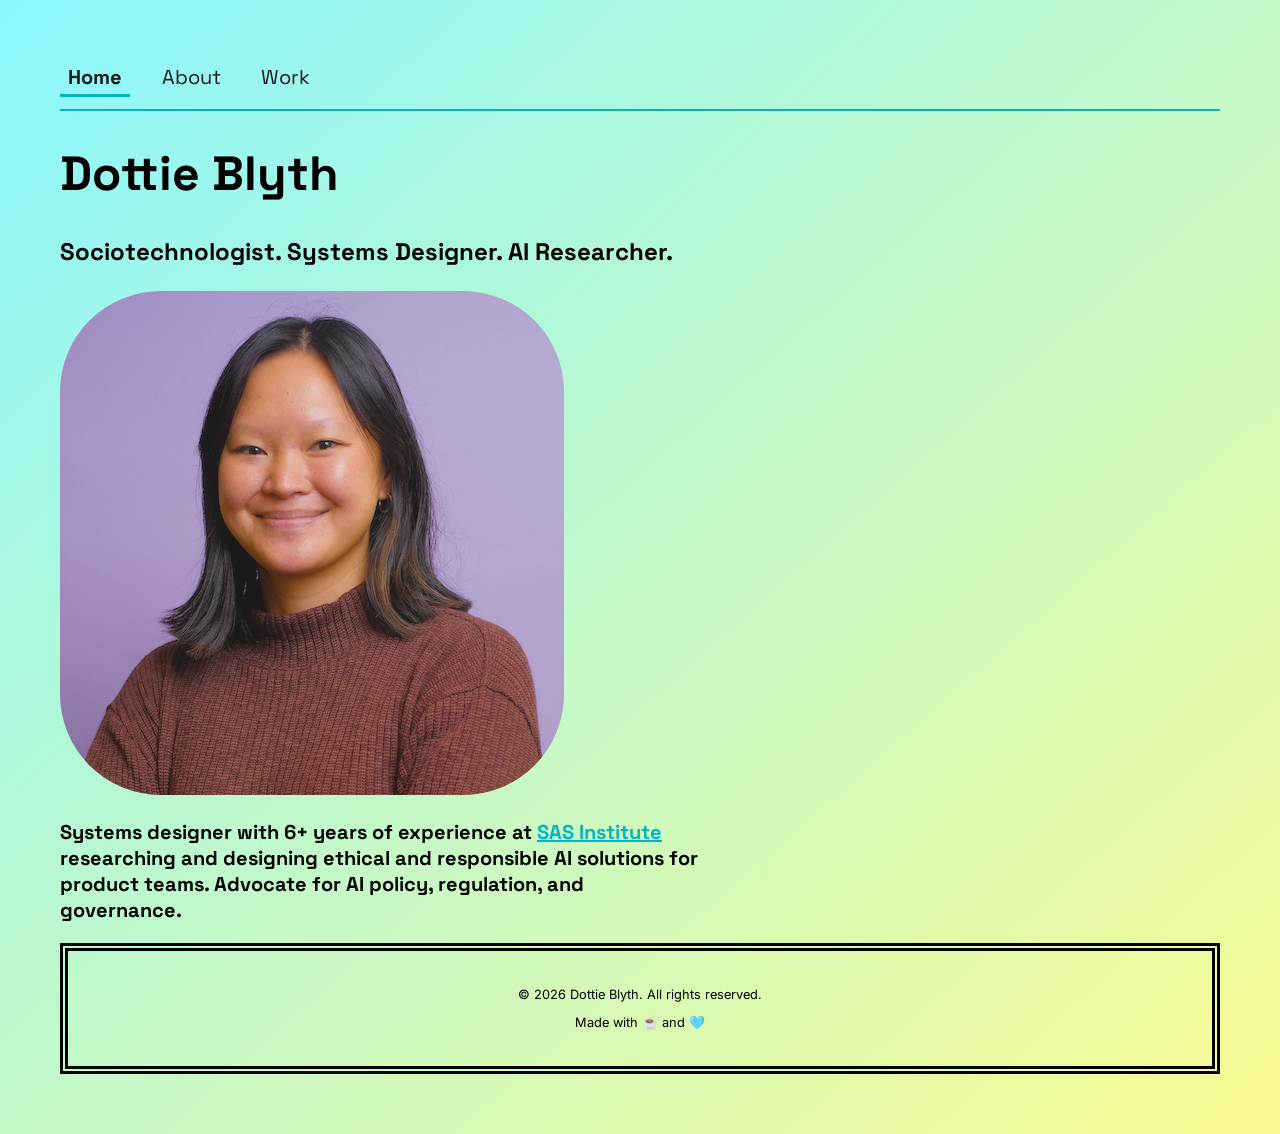
<file: index.html>
<!DOCTYPE html>
<html lang="en">
    <head>
        <meta charset="utf-8">
        <title>Dottie Blyth | Designer</title>
        <link rel="stylesheet" href="style.css">
        <link rel="preconnect" href="https://fonts.googleapis.com">
        <link rel="preconnect" href="https://fonts.gstatic.com" crossorigin>
        <link href="https://fonts.googleapis.com/css2?family=Inter:ital,opsz,wght@0,14..32,100..900;1,14..32,100..900&family=Space+Grotesk&display=swap" rel="stylesheet">
    </head>
    <body>
        <nav class="site-nav" aria-label="Main">
            <a href="index.html" aria-current="page">Home</a>
            <a href="about.html">About</a>
            <a href="work.html">Work</a>
        </nav>
    <main>
        <header class="hero">
            <div class="hero-text">
                <h1>Dottie Blyth</h1>
                    <p class="tagline">Sociotechnologist. Systems Designer. AI Researcher.</p>
                    <img class="about-picture" src="dottie.jpeg" alt="Photo of Dottie Blyth">
                    <p class="bio">Systems designer with 6+ years of experience at <a href="https://www.sas.com/">SAS Institute</a> researching and designing ethical and responsible AI solutions for product teams. Advocate for AI policy, regulation, and governance.</p>

            </div>
        </header>
    </main>
        <footer>        
            <p>© 2026 Dottie Blyth. All rights reserved.</p>
            <p>Made with ☕️ and 🩵</p>
        </footer>
    </body>
</html>
</file>
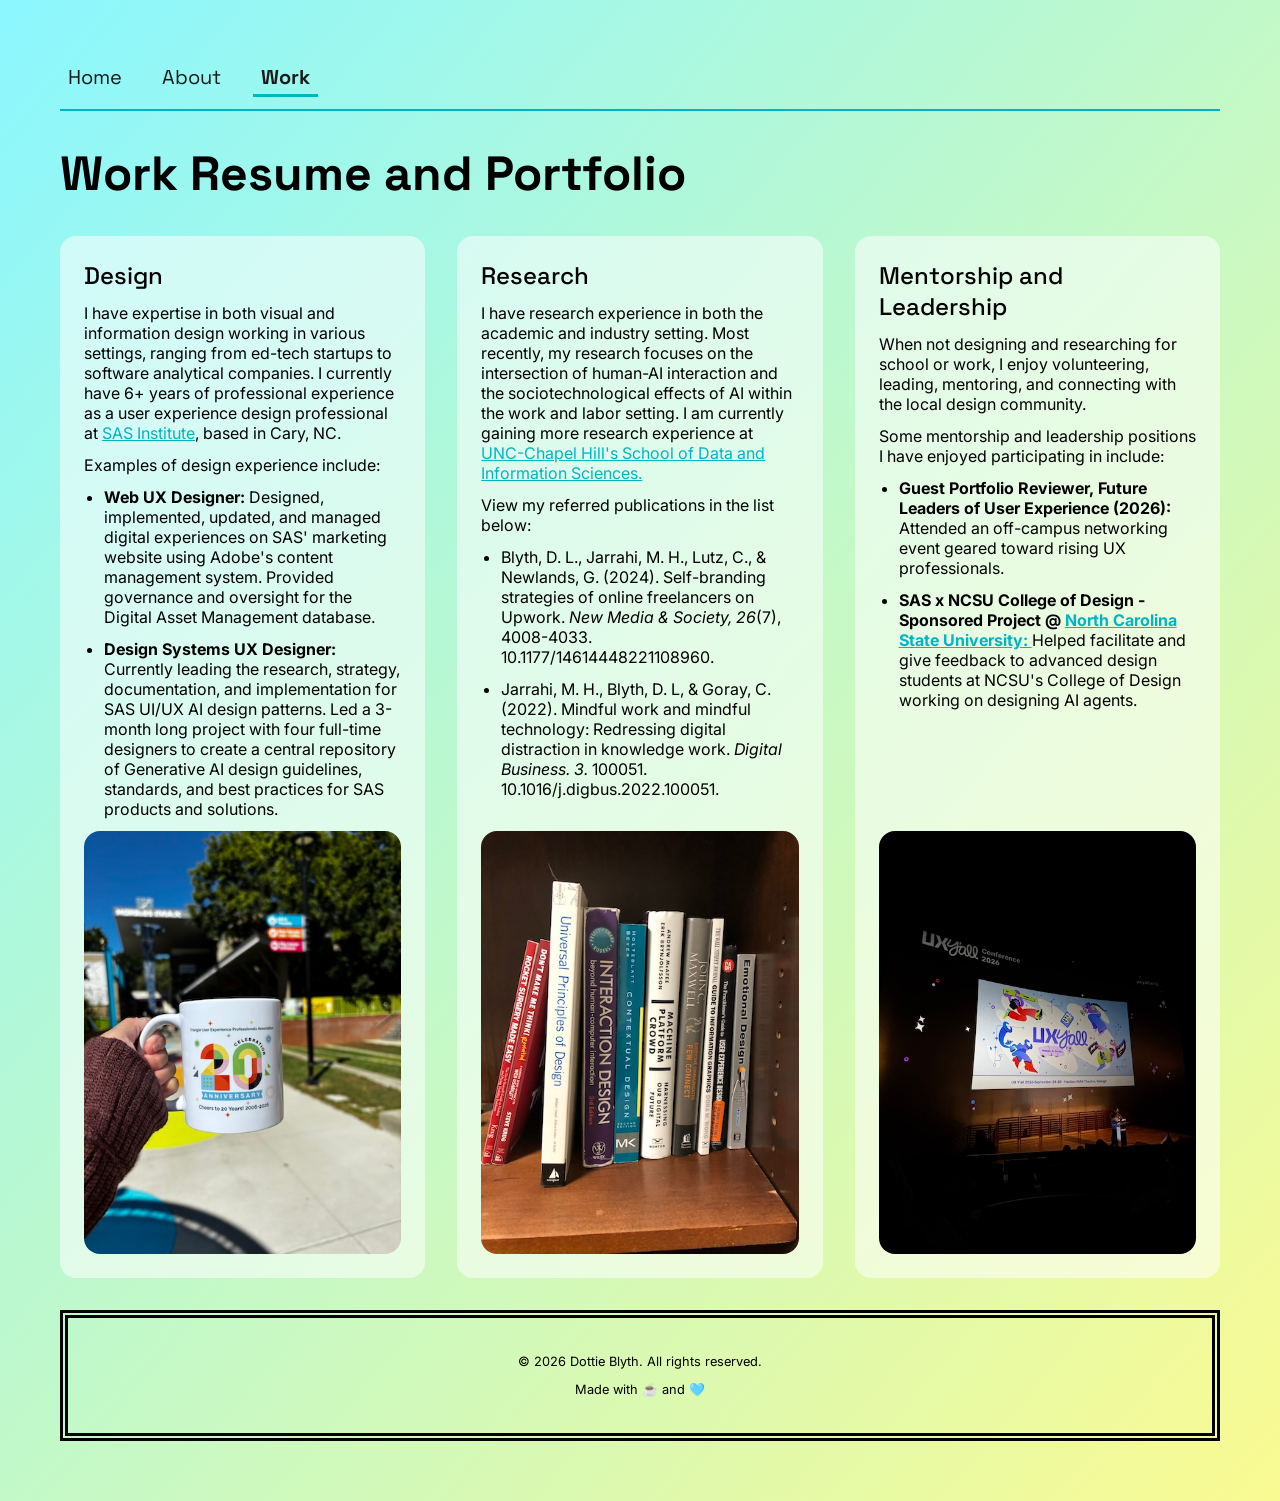
<file: work.html>
<!DOCTYPE html>
<html lang="en">
    <head>
        <meta charset="utf-8">
        <meta name="viewport" content="initial-scale=1.0, width=device-width"/>
        <title>Dottie Blyth | Work Resume and Portfolio</title>
        <link rel="stylesheet" href="style.css">
        <link rel="preconnect" href="https://fonts.googleapis.com">
        <link rel="preconnect" href="https://fonts.gstatic.com" crossorigin>
        <link href="https://fonts.googleapis.com/css2?family=Inter:ital,opsz,wght@0,14..32,100..900;1,14..32,100..900&family=Space+Grotesk&display=swap" rel="stylesheet">
    </head>
    <body>
        <nav class="site-nav" aria-label="Main">
            <a href="index.html">Home</a>
            <a href="about.html">About</a>
            <a href="work.html" aria-current="page">Work</a>
        </nav>
        <header>
            <h1>Work Resume and Portfolio</h1>
        </header>
        <div class="wrapper">
            <section class="work-card">
                <h2>Design</h2>
                <p>I have expertise in both visual and information design working in various settings, ranging from ed-tech startups to software analytical companies. I currently have 6+ years of professional experience as a user experience design professional at <a href="https://www.sas.com">SAS Institute</a>, based in Cary, NC.</p>
                <p>Examples of design experience include:</p>
                <ul>
                    <li><strong>Web UX Designer: </strong>Designed, implemented, updated, and managed digital experiences on SAS' marketing website using Adobe's content management system. Provided governance and oversight for the Digital Asset Management database.</li>
                    <li><strong>Design Systems UX Designer: </strong>Currently leading the research, strategy, documentation, and implementation for SAS UI/UX AI design patterns. Led a 3-month long project with four full-time designers to create a central repository of Generative AI design guidelines, standards, and best practices for SAS products and solutions.</li>
                </ul>
                <img src="triuxpa-mug.jpeg" alt="picture of triangle uxpa mug at marbles museum, 2026">
            </section>
            <section class="work-card">
                <h2>Research</h2>
                <p>I have research experience in both the academic and industry setting. Most recently, my research focuses on the intersection of human-AI interaction and the sociotechnological effects of AI within the work and labor setting. I am currently gaining more research experience at <a href="https://sdis.unc.edu/">UNC-Chapel Hill's School of Data and Information Sciences.</a></p>
                <p>View my referred publications in the list below:</p>
                <ul>
                    <li>Blyth, D. L., Jarrahi, M. H., Lutz, C., & Newlands, G. (2024). Self-branding strategies of online freelancers on Upwork. <em>New Media & Society, 26</em>(7), 4008-4033. 10.1177/14614448221108960.</li>
                    <li>Jarrahi, M. H., Blyth, D. L, & Goray, C. (2022). Mindful work and mindful technology: Redressing digital distraction in knowledge work. <em>Digital Business. 3.</em> 100051. 10.1016/j.digbus.2022.100051.</li>
                </ul>
                <img src="books.jpeg" alt="picture of my bookshelf">
            </section>
            <section class="work-card">
                <h2>Mentorship and Leadership</h2>
                <p>When not designing and researching for school or work, I enjoy volunteering, leading, mentoring, and connecting with the local design community.</p>
                <p>Some mentorship and leadership positions I have enjoyed participating in include:</p>
                <ul>
                    <li><strong>Guest Portfolio Reviewer, Future Leaders of User Experience (2026): </strong>Attended an off-campus networking event geared toward rising UX professionals.</li>
                    <li><strong>SAS x NCSU College of Design - Sponsored Project @ <a href="https://design.ncsu.edu/">North Carolina State University: </a></strong>Helped facilitate and give feedback to advanced design students at NCSU's College of Design working on designing AI agents.</li>
                </ul>
            <img src="uxyall-imax.jpeg" alt="picture of ux y'all conference in the imax theater in raleigh, north carolina">
            </section>
        </div>
        <footer>        
            <p>© 2026 Dottie Blyth. All rights reserved.</p>
            <p>Made with ☕️ and 🩵</p>
        </footer>
    </body>
</html>
</file>
<file: style.css>
:root {
    --main-bg-color: #00b5c2;
    --main-bg-text-color: #ffffff;
    --font-size-large: 3rem;
    --font-size-medium: 1.5rem;
    --font-size-mediumish: 1.25rem;
    --link-color-default:#00b5c2;
}

h1 {
    font-family: 'Space Grotesk', sans-serif;
    font-optical-sizing: auto;
    font-weight: 700;
    font-style: normal;
    font-size: var(--font-size-large);
}

h2, h3, h4, h5, h6 {
    font-family: 'Space Grotesk', sans-serif;
    font-optical-sizing: auto;
    font-weight: 500;
    font-style: normal
}

body {
    font-family: "Inter", sans-serif;
    font-optical-sizing: auto;
    font-weight: 400;
    font-style: normal;   
    margin: 60px;
    min-height: 100vh;
    background-image: linear-gradient(to bottom right, #8bf7ff, #fafa92);
}

.tagline {
    font-family: 'Space Grotesk', sans-serif;
    font-optical-sizing: auto;
    font-weight: 700;
    font-style: normal;
    font-size: var(--font-size-medium);
}

.bio {
    font-family: 'Space Grotesk', sans-serif;
    font-optical-sizing: auto;
    font-weight: 700;
    font-style: normal;
    font-size: var(--font-size-mediumish);
}

.about-picture {
    border-radius: 20%;
    filter: contrast(80%);
}

img {
    max-width: 100%;
    height: auto;
}

footer {
    text-align: center;
    border-style: double;
    border-width: .5rem;
    padding: 2%;
    font-size: .8rem;
    position: sticky;
}

a:link {
    color: var(--link-color-default);
}

.site-nav {
    display: flex;
    flex-wrap: wrap;
    gap: 0.5rem 1.5rem;
    padding-bottom: 0.75rem;
    border-bottom: 2px solid var(--main-bg-color);
    font-family: 'Space Grotesk', sans-serif;
    font-size: var(--font-size-mediumish);
}

.site-nav a {
    color: #1a1a1a;
    text-decoration: none;
    padding: 0.25rem 0.5rem;
    border-bottom: 3px solid transparent;
}

.site-nav a:hover,
.site-nav a:focus-visible {
    border-bottom-color: var(--main-bg-color);
}

.site-nav a[aria-current="page"] {
    font-weight: 700;
    border-bottom-color: var(--main-bg-color);
}

.wrapper {
    display: grid;
    grid-template-columns: repeat(auto-fit, minmax(300px, 1fr));
    gap: 2rem;
    margin-bottom: 2rem;
}

.work-card {
    display: flex;
    flex-direction: column;
    gap: 0.75rem;
    padding: 1.5rem;
    background: rgba(255, 255, 255, 0.55);
    border-radius: 1rem;
}

.work-card h2,
.work-card p,
.work-card ul {
    margin: 0;
}

.work-card ul {
    padding-left: 1.25rem;
    display: flex;
    flex-direction: column;
    gap: 0.75rem;
}

.work-card img {
    align-self: flex-start;
    border-radius: 1rem;
    margin-top: auto;
}

.columns {
    display: flex;
    flex-wrap: wrap;
    gap: 2rem;
}

.column {
    flex: 1 1 300px;
}

.intro {
    display: flex;
    flex-wrap: wrap;
    align-items: center;
    gap: 2rem;
    margin-top: 2rem;
    margin-bottom: 2rem;
}

.intro-text {
    flex: 2 1 400px;
}

.intro .about-picture {
    flex: 1 1 250px;
    max-width: 400px;
}

.hero {
    display: flex;
}

.hero-text {
    flex: 0 1 650px;
}

body {
    display: flex;
    flex-direction: column;
}

footer {
    margin-top: auto;
}

#details1, #details2 {
    display: none;
}
</file>
